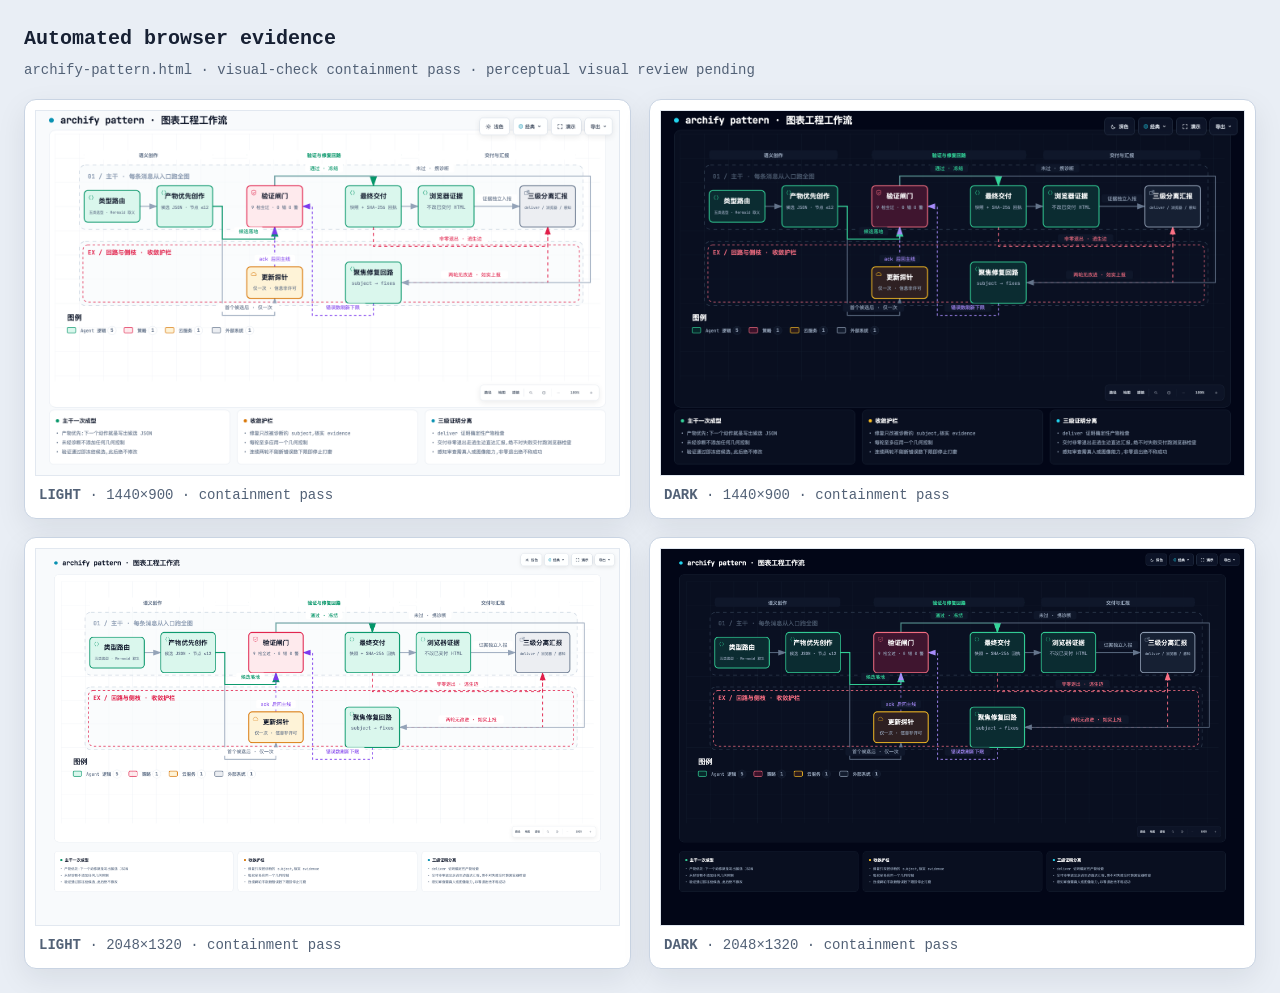
<file: diagrams/archify-pattern.visual-check.html>
<!doctype html>
<html lang="en">
<head>
<meta charset="utf-8">
<meta name="viewport" content="width=device-width,initial-scale=1">
<title>Archify automated browser evidence · archify-pattern.html</title>
<style>
*{box-sizing:border-box}body{margin:0;padding:24px;background:#e9eef5;color:#172033;font:14px/1.5 ui-monospace,SFMono-Regular,Menlo,Consolas,monospace}header{max-width:1500px;margin:0 auto 18px}h1{margin:0 0 6px;font-size:20px}p{margin:0;color:#526176}.grid{max-width:1500px;margin:auto;display:grid;grid-template-columns:repeat(2,minmax(0,1fr));gap:18px}figure{margin:0;padding:10px;background:white;border:1px solid #c9d4e3;border-radius:12px;box-shadow:0 10px 30px rgba(15,23,42,.08)}img{display:block;width:100%;height:auto;border:1px solid #e2e8f0}figcaption{padding:9px 4px 2px;color:#526176}@media(max-width:900px){.grid{grid-template-columns:1fr}}
</style>
</head>
<body>
<header><h1>Automated browser evidence</h1><p>archify-pattern.html · visual-check containment pass · perceptual visual review pending</p></header>
<main class="grid">
      <figure>
        <img src="archify-pattern.visual-check.1440x900.light.png" alt="light 1440 by 900">
        <figcaption><strong>LIGHT</strong> · 1440×900 · containment pass</figcaption>
      </figure>
      <figure>
        <img src="archify-pattern.visual-check.1440x900.dark.png" alt="dark 1440 by 900">
        <figcaption><strong>DARK</strong> · 1440×900 · containment pass</figcaption>
      </figure>
      <figure>
        <img src="archify-pattern.visual-check.2048x1320.light.png" alt="light 2048 by 1320">
        <figcaption><strong>LIGHT</strong> · 2048×1320 · containment pass</figcaption>
      </figure>
      <figure>
        <img src="archify-pattern.visual-check.2048x1320.dark.png" alt="dark 2048 by 1320">
        <figcaption><strong>DARK</strong> · 2048×1320 · containment pass</figcaption>
      </figure>
</main>
</body>
</html>
</file>
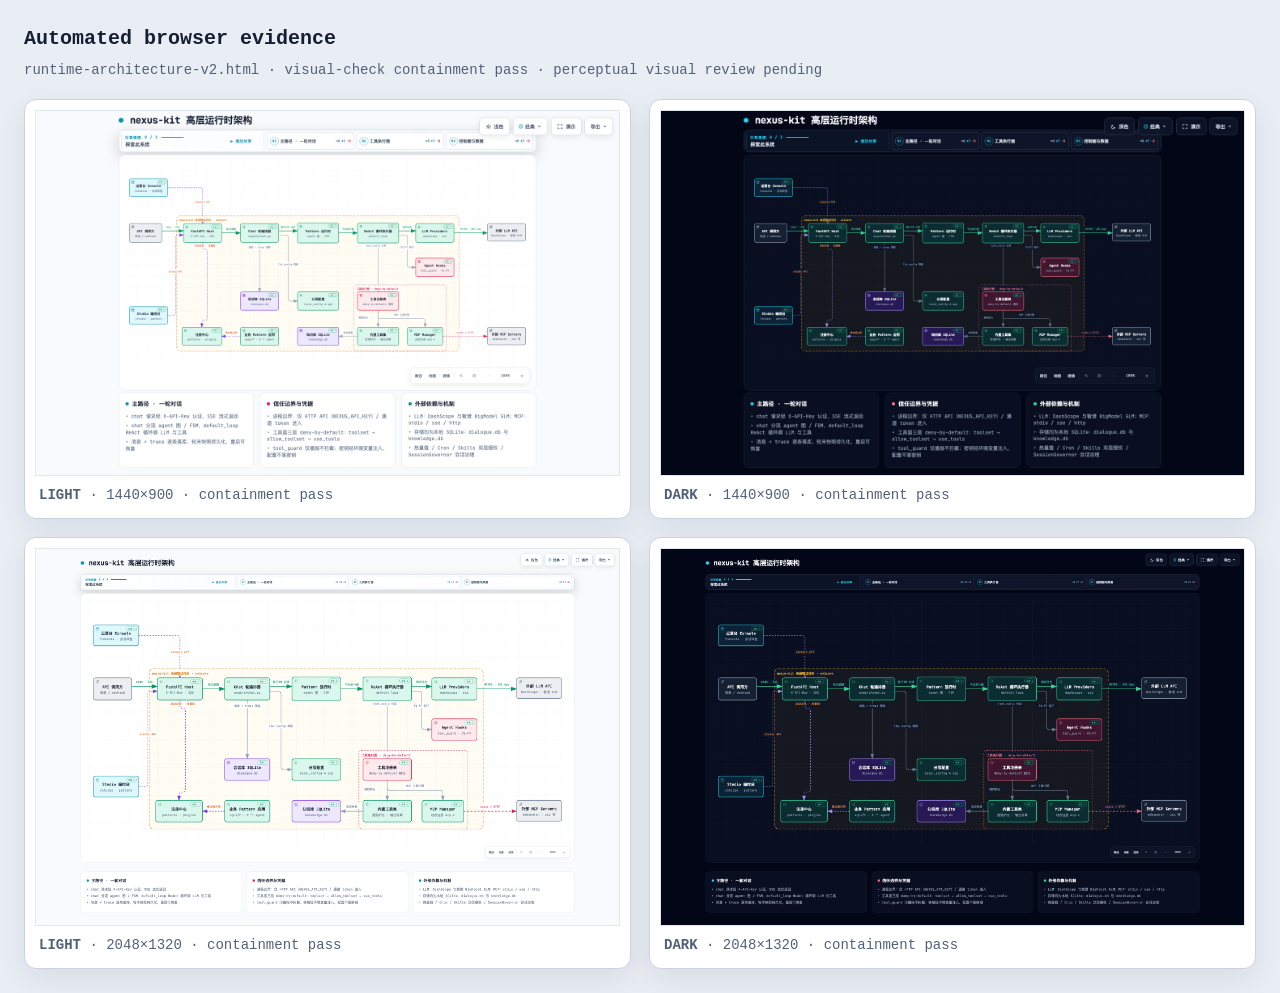
<file: diagrams/runtime-architecture-v2.visual-check.html>
<!doctype html>
<html lang="en">
<head>
<meta charset="utf-8">
<meta name="viewport" content="width=device-width,initial-scale=1">
<title>Archify automated browser evidence · runtime-architecture-v2.html</title>
<style>
*{box-sizing:border-box}body{margin:0;padding:24px;background:#e9eef5;color:#172033;font:14px/1.5 ui-monospace,SFMono-Regular,Menlo,Consolas,monospace}header{max-width:1500px;margin:0 auto 18px}h1{margin:0 0 6px;font-size:20px}p{margin:0;color:#526176}.grid{max-width:1500px;margin:auto;display:grid;grid-template-columns:repeat(2,minmax(0,1fr));gap:18px}figure{margin:0;padding:10px;background:white;border:1px solid #c9d4e3;border-radius:12px;box-shadow:0 10px 30px rgba(15,23,42,.08)}img{display:block;width:100%;height:auto;border:1px solid #e2e8f0}figcaption{padding:9px 4px 2px;color:#526176}@media(max-width:900px){.grid{grid-template-columns:1fr}}
</style>
</head>
<body>
<header><h1>Automated browser evidence</h1><p>runtime-architecture-v2.html · visual-check containment pass · perceptual visual review pending</p></header>
<main class="grid">
      <figure>
        <img src="runtime-architecture-v2.visual-check.1440x900.light.png" alt="light 1440 by 900">
        <figcaption><strong>LIGHT</strong> · 1440×900 · containment pass</figcaption>
      </figure>
      <figure>
        <img src="runtime-architecture-v2.visual-check.1440x900.dark.png" alt="dark 1440 by 900">
        <figcaption><strong>DARK</strong> · 1440×900 · containment pass</figcaption>
      </figure>
      <figure>
        <img src="runtime-architecture-v2.visual-check.2048x1320.light.png" alt="light 2048 by 1320">
        <figcaption><strong>LIGHT</strong> · 2048×1320 · containment pass</figcaption>
      </figure>
      <figure>
        <img src="runtime-architecture-v2.visual-check.2048x1320.dark.png" alt="dark 2048 by 1320">
        <figcaption><strong>DARK</strong> · 2048×1320 · containment pass</figcaption>
      </figure>
</main>
</body>
</html>
</file>
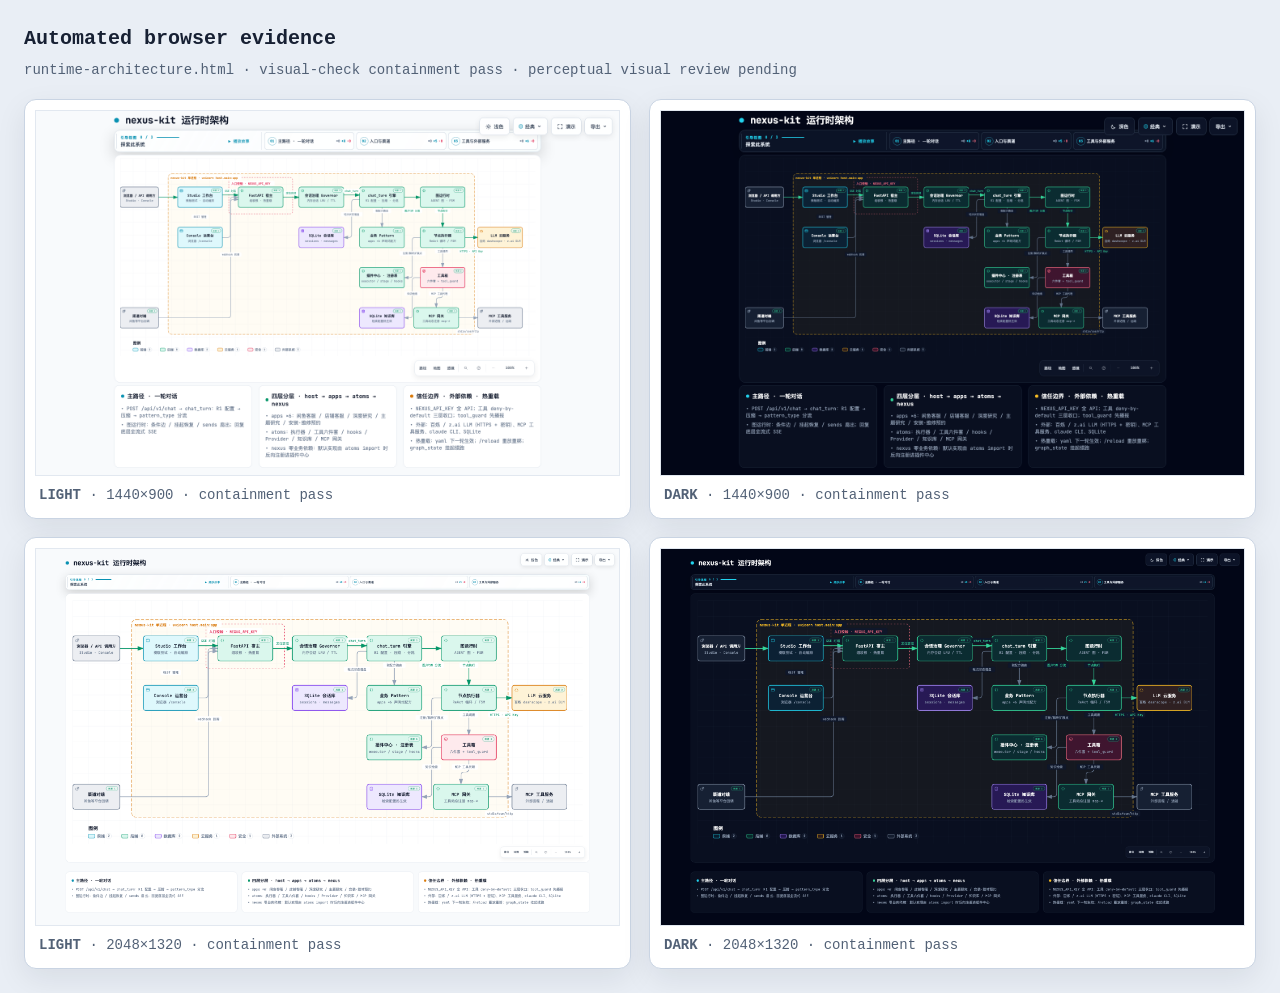
<file: diagrams/runtime-architecture.visual-check.html>
<!doctype html>
<html lang="en">
<head>
<meta charset="utf-8">
<meta name="viewport" content="width=device-width,initial-scale=1">
<title>Archify automated browser evidence · runtime-architecture.html</title>
<style>
*{box-sizing:border-box}body{margin:0;padding:24px;background:#e9eef5;color:#172033;font:14px/1.5 ui-monospace,SFMono-Regular,Menlo,Consolas,monospace}header{max-width:1500px;margin:0 auto 18px}h1{margin:0 0 6px;font-size:20px}p{margin:0;color:#526176}.grid{max-width:1500px;margin:auto;display:grid;grid-template-columns:repeat(2,minmax(0,1fr));gap:18px}figure{margin:0;padding:10px;background:white;border:1px solid #c9d4e3;border-radius:12px;box-shadow:0 10px 30px rgba(15,23,42,.08)}img{display:block;width:100%;height:auto;border:1px solid #e2e8f0}figcaption{padding:9px 4px 2px;color:#526176}@media(max-width:900px){.grid{grid-template-columns:1fr}}
</style>
</head>
<body>
<header><h1>Automated browser evidence</h1><p>runtime-architecture.html · visual-check containment pass · perceptual visual review pending</p></header>
<main class="grid">
      <figure>
        <img src="runtime-architecture.visual-check.1440x900.light.png" alt="light 1440 by 900">
        <figcaption><strong>LIGHT</strong> · 1440×900 · containment pass</figcaption>
      </figure>
      <figure>
        <img src="runtime-architecture.visual-check.1440x900.dark.png" alt="dark 1440 by 900">
        <figcaption><strong>DARK</strong> · 1440×900 · containment pass</figcaption>
      </figure>
      <figure>
        <img src="runtime-architecture.visual-check.2048x1320.light.png" alt="light 2048 by 1320">
        <figcaption><strong>LIGHT</strong> · 2048×1320 · containment pass</figcaption>
      </figure>
      <figure>
        <img src="runtime-architecture.visual-check.2048x1320.dark.png" alt="dark 2048 by 1320">
        <figcaption><strong>DARK</strong> · 2048×1320 · containment pass</figcaption>
      </figure>
</main>
</body>
</html>
</file>
